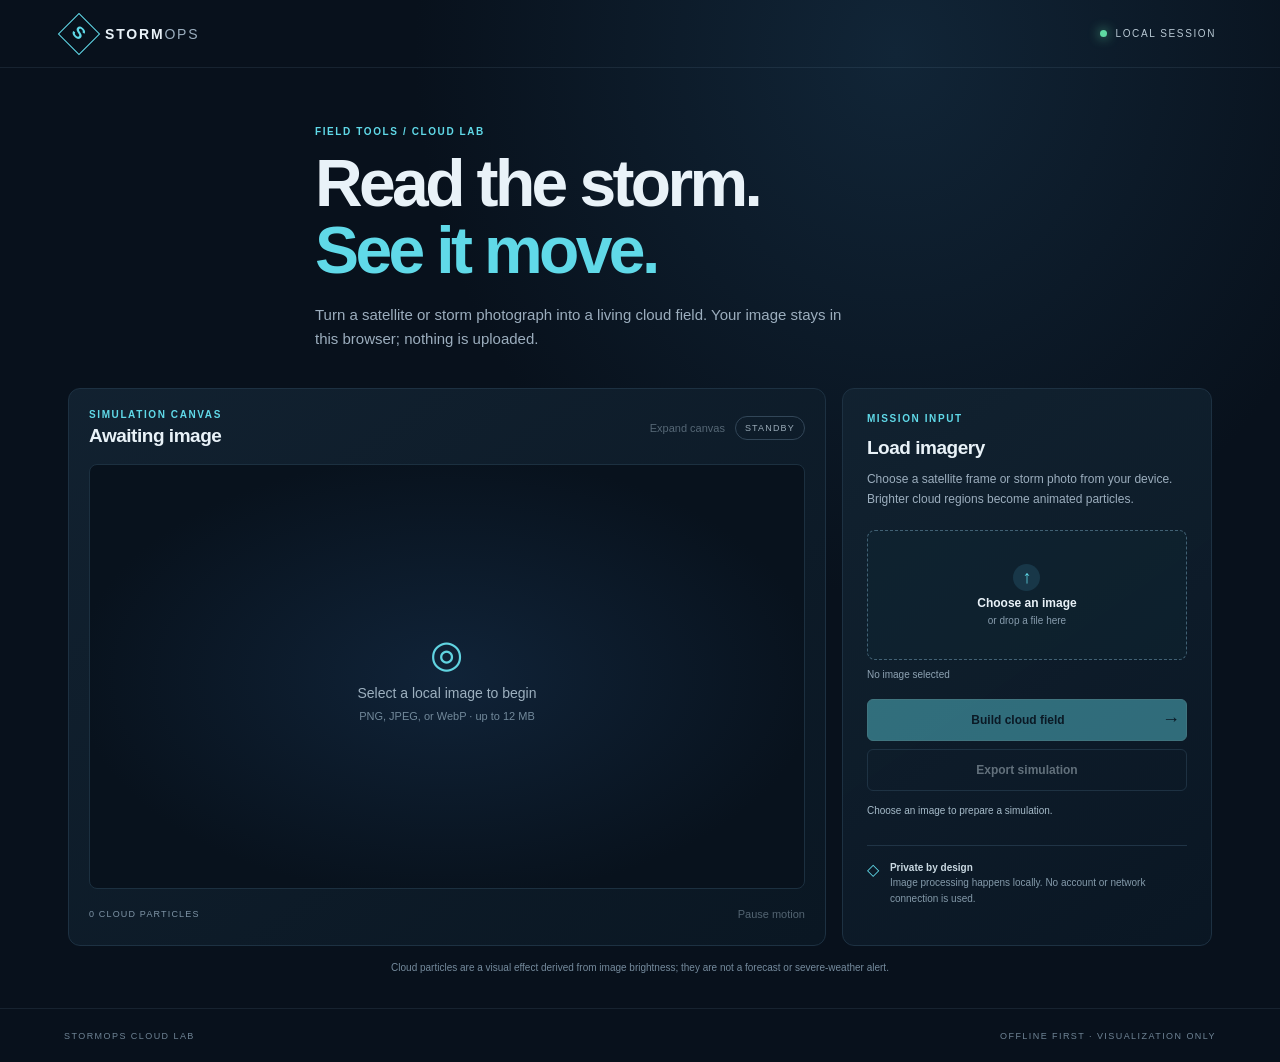
<file: frontend/index.html>
<!doctype html>
<html lang="en">
<head>
  <meta charset="utf-8">
  <meta name="viewport" content="width=device-width, initial-scale=1">
  <meta name="theme-color" content="#08111c">
  <meta name="description" content="A local, offline-first storm cloud image simulator.">
  <title>StormOps — Cloud Lab</title>
  <link rel="stylesheet" href="css/style.css">
  <script src="js/app.js" defer></script>
</head>
<body>
  <header class="topbar">
    <a class="brand" href="#main" aria-label="StormOps Cloud Lab home"><span class="brand-mark" aria-hidden="true">S</span><span>STORM<span class="brand-light">OPS</span></span></a>
    <span class="local-badge"><span aria-hidden="true"></span> LOCAL SESSION</span>
  </header>
  <main id="main">
    <section class="intro" aria-labelledby="page-title">
      <p class="eyebrow">FIELD TOOLS / CLOUD LAB</p>
      <h1 id="page-title">Read the storm.<br><span>See it move.</span></h1>
      <p class="lede">Turn a satellite or storm photograph into a living cloud field. Your image stays in this browser; nothing is uploaded.</p>
    </section>
    <section class="workspace" aria-label="Cloud simulator">
      <div class="preview-panel">
        <div class="panel-heading"><div><p class="eyebrow">SIMULATION CANVAS</p><h2 id="preview-title">Awaiting image</h2></div><div class="heading-actions"><button id="expand-button" class="quiet-button" type="button" disabled>Expand canvas</button><span id="canvas-state" class="state-pill">STANDBY</span></div></div>
        <div class="canvas-wrap" id="canvas-wrap">
          <canvas id="cloud-canvas" aria-label="Animated cloud simulation preview"></canvas>
          <div id="empty-state" class="empty-state"><div class="scan-icon" aria-hidden="true">◎</div><p>Select a local image to begin</p><span>PNG, JPEG, or WebP · up to 12 MB</span></div>
        </div>
        <div class="canvas-footer"><span id="particle-count">0 CLOUD PARTICLES</span><button id="pause-button" class="quiet-button" type="button" disabled>Pause motion</button></div>
      </div>
      <aside class="control-panel" aria-labelledby="controls-title">
        <p class="eyebrow">MISSION INPUT</p><h2 id="controls-title">Load imagery</h2>
        <p class="control-copy">Choose a satellite frame or storm photo from your device. Brighter cloud regions become animated particles.</p>
        <label class="dropzone" id="dropzone" for="image-file">
          <span class="upload-icon" aria-hidden="true">↑</span><span class="drop-title">Choose an image</span><span class="drop-hint">or drop a file here</span>
          <input id="image-file" type="file" accept="image/png,image/jpeg,image/webp">
        </label>
        <p id="file-name" class="file-name" aria-live="polite">No image selected</p>
        <button id="simulate-button" class="primary-button" type="button" disabled>Build cloud field <span aria-hidden="true">→</span></button>
        <button id="save-button" class="secondary-button" type="button" disabled>Export simulation</button>
        <p id="status" class="status" role="status" aria-live="polite">Choose an image to prepare a simulation.</p>
        <div class="privacy-note"><span aria-hidden="true">◇</span><p><strong>Private by design</strong><br>Image processing happens locally. No account or network connection is used.</p></div>
      </aside>
    </section>
    <p class="disclaimer">Cloud particles are a visual effect derived from image brightness; they are not a forecast or severe-weather alert.</p>
  </main>
  <footer><span>STORMOPS CLOUD LAB</span><span>OFFLINE FIRST · VISUALIZATION ONLY</span></footer>
</body>
</html>
</file>
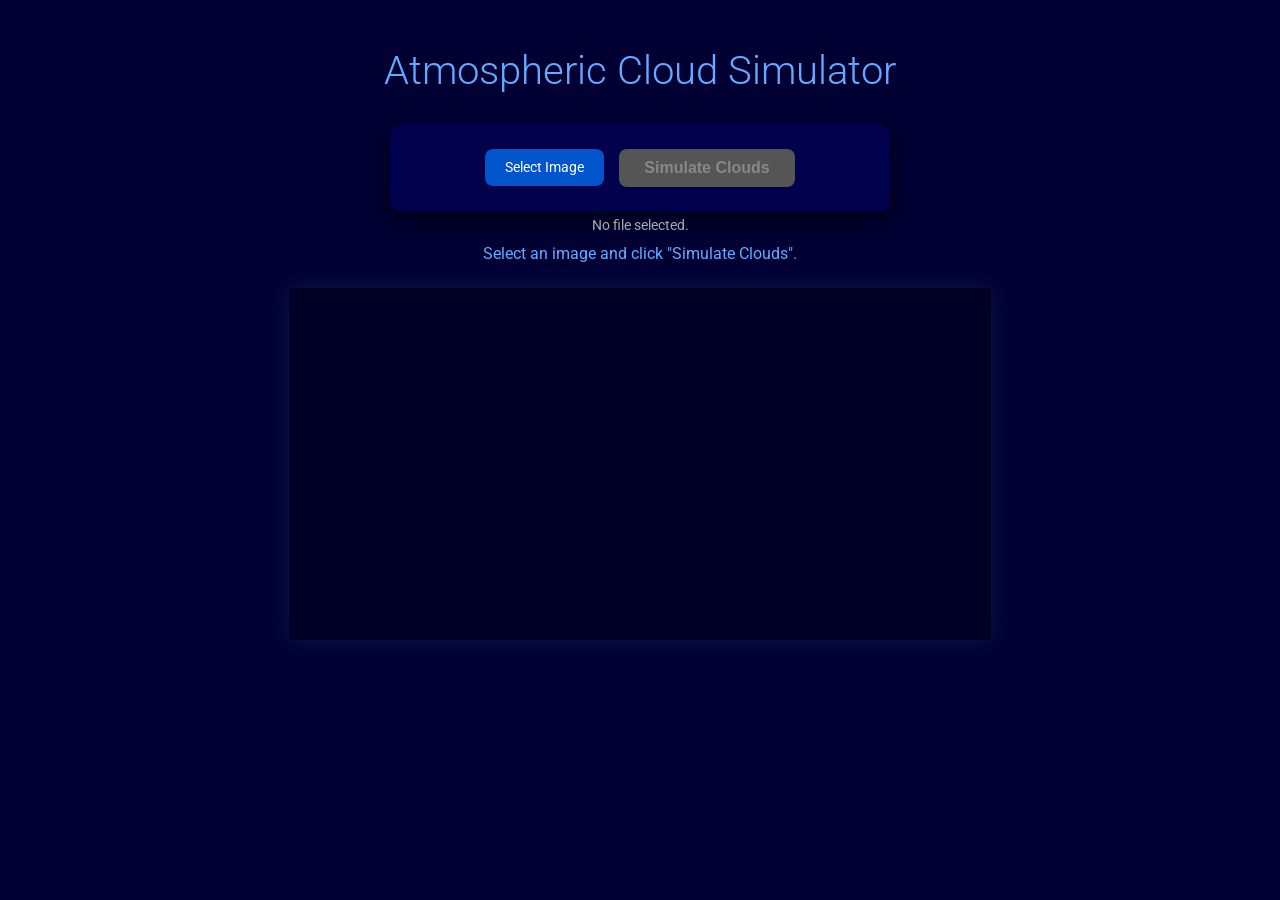
<file: frontend/tests/cloud_sim.html>
<!DOCTYPE html>
<html lang="en">
<head>
    <meta charset="UTF-8">
    <meta name="viewport" content="width=device-width, initial-scale=1.0">
    <title>Atmospheric Cloud Simulator</title>
    <style>
        @import url('https://fonts.googleapis.com/css2?family=Roboto:wght@300;400;700&display=swap');

        body {
            font-family: 'Roboto', sans-serif;
            display: flex;
            flex-direction: column;
            align-items: center;
            margin: 0;
            padding: 20px;
            background-color: #000033; /* Navy Blue background for page */
            color: #e0e0e0;
            min-height: 100vh;
            box-sizing: border-box;
            transition: padding 0.3s ease;
        }

        body.fullscreen-active {
            padding: 0;
            overflow: hidden;
        }

        header, #controls-container {
            width: 100%;
            max-width: 700px;
            text-align: center;
            margin-bottom: 20px;
            transition: opacity 0.3s ease, transform 0.3s ease, visibility 0.3s ease;
            visibility: visible;
            opacity: 1;
            transform: translateY(0);
        }

        body.fullscreen-active header,
        body.fullscreen-active #controls-container {
            opacity: 0;
            transform: translateY(-20px);
            visibility: hidden;
            pointer-events: none;
        }

        header h1 {
            font-weight: 300;
            font-size: 2.5em;
            color: #66aaff; /* Lighter blue for title */
            margin-bottom: 10px;
        }

        #controls {
            background-color: #00004d; /* Darker Navy for controls */
            padding: 25px 30px;
            border-radius: 12px;
            box-shadow: 0 8px 25px rgba(0, 0, 0, 0.5);
            display: flex;
            flex-direction: column;
            align-items: center;
            gap: 15px;
            width: 100%;
            max-width: 500px;
            box-sizing: border-box;
            margin: 0 auto;
        }

        .file-input-wrapper {
            position: relative; /* Establishes stacking context */
            overflow: hidden;
            display: inline-block;
            padding: 10px 20px;
            font-size: 0.9em;
            background-color: #0055cc;
            color: white;
            border-radius: 8px;
            cursor: pointer;
            transition: background-color 0.3s ease;
            font-weight: 400;
            width: auto;
            text-align: center;
            z-index: 1; /* Explicitly set stacking order */
        }
        .file-input-wrapper:hover {
            background-color: #0044aa;
        }
        .file-input-wrapper input[type="file"] {
            position: absolute;
            left: 0;
            top: 0;
            opacity: 0;
            font-size: 100px;
            cursor: pointer;
            width: 100%;
            height: 100%;
        }


        #fileName {
            font-size: 0.9em;
            color: #aaa;
            margin-top: 5px;
            display: block;
            text-align: center;
            min-height: 1.2em;
        }

        .button-group {
            display: flex;
            gap: 10px;
            position: relative; /* Important for z-index to take effect */
            z-index: 2;         /* Higher z-index to be on top */
        }

        #processButton, #saveSimButton {
            padding: 10px 25px;
            font-size: 1em;
            font-weight: 700;
            color: white;
            border: none;
            border-radius: 8px;
            cursor: pointer;
            transition: background-color 0.3s ease, transform 0.1s ease;
        }
        #processButton { background-color: #28a745; }
        #processButton:hover { background-color: #1e7e34; }
        #saveSimButton { background-color: #ff8c00; display: none; /* Hidden initially */ }
        #saveSimButton:hover { background-color: #cc7000; }

        #processButton:active, #saveSimButton:active { transform: scale(0.98); }
        #processButton:disabled, #saveSimButton:disabled { background-color: #555; color: #888; cursor: not-allowed; }


        #particleCanvas {
            border: 1px solid #00001a; /* Very dark navy border */
            background-color: #000026; /* Navy Blue for Canvas */
            margin-top: 0;
            box-shadow: 0 0 20px rgba(102,170,255,0.15);
            display: block;
            transition: width 0.3s ease, height 0.3s ease;
        }

        body.fullscreen-active #particleCanvas {
            position: fixed; top: 0; left: 0;
            width: 100vw !important; height: 100vh !important;
            border: none; box-shadow: none; z-index: 1000; margin-top:0;
        }

        #statusMessage {
            color: #66aaff; font-size: 1em; min-height: 1.5em;
            text-align: center; margin-top: 10px; position: relative;
        }
        body.fullscreen-active #statusMessage {
            position: fixed; bottom: 20px; left: 50%;
            transform: translateX(-50%); background-color: rgba(0,0,26,0.7); /* Navy transparent */
            padding: 5px 10px; border-radius: 5px; z-index: 1001;
        }

        #backButton {
            position: fixed;
            top: 20px;
            left: 20px;
            background-color: rgba(0, 85, 204, 0.7);
            color: white;
            border: none;
            border-radius: 50%;
            width: 40px;
            height: 40px;
            font-size: 20px;
            line-height: 40px; /* Vertically center arrow */
            text-align: center; /* Horizontally center arrow */
            cursor: pointer;
            z-index: 1002;
            display: none;
            /* display: flex; align-items: center; justify-content: center; */ /* Alternative centering if needed */
            box-shadow: 0 2px 5px rgba(0,0,0,0.3);
        }
        #backButton:hover {
            background-color: rgba(0, 68, 170, 0.9);
        }

         @media (min-width: 600px) {
            #controls { flex-direction: row; justify-content: center; }
        }
    </style>
</head>
<body>
    <header>
        <h1>Atmospheric Cloud Simulator</h1>
    </header>

    <div id="controls-container">
        <div id="controls">
            <label class="file-input-wrapper">
                Select Image
                <input type="file" id="imageFile" accept="image/*">
            </label>
            <div class="button-group">
                <button id="processButton" disabled>Simulate Clouds</button>
                <button id="saveSimButton" disabled>Save Simulation</button>
            </div>
        </div>
        <span id="fileName">No file selected.</span>
        <div id="statusMessage"></div>
    </div>
    <button id="backButton" title="Exit Fullscreen (Esc)">&larr;</button>
    <canvas id="particleCanvas"></canvas>

    <script>
        // Get references to DOM elements
        const imageFileInput = document.getElementById('imageFile');
        const processButton = document.getElementById('processButton');
        const saveSimButton = document.getElementById('saveSimButton');
        const particleCanvas = document.getElementById('particleCanvas');
        const statusMessage = document.getElementById('statusMessage');
        const fileNameDisplay = document.getElementById('fileName');
        const controlsContainer = document.getElementById('controls-container'); // Used for hiding controls in fullscreen
        const headerElement = document.querySelector('header'); // Used for hiding header in fullscreen
        const bodyElement = document.body;
        const backButton = document.getElementById('backButton');
        const ctx = particleCanvas.getContext('2d');

        // Global variables for simulation state
        let particles = []; // Array to hold active particles
        let particleInitialData = []; // Array to hold initial data for saving/recreating simulation
        let sourceImage = null; // Holds the loaded image object
        let sourceImageName = 'simulation'; // Default name for saved simulation
        let animationFrameId = null; // ID for the animation loop
        let isFullscreen = false; // Flag for fullscreen mode
        let originalCanvasWidth, originalCanvasHeight; // Store original canvas dimensions

        // Particle color definitions
        const PARTICLE_COLORS = {
            CLOUD: '255, 255, 255', // White for general clouds
            OVERSHOOT: '255, 165, 0' // Orange for brighter/overshooting tops
        };

        // Particle class definition
        class Particle {
            constructor(params) { // Constructor takes a parameter object
                this.initialX = params.x; // Initial X position (from image)
                this.initialY = params.y; // Initial Y position (from image)
                this.x = params.x + (Math.random() - 0.5) * 5; // Current X, slight random offset
                this.y = params.y + (Math.random() - 0.5) * 5; // Current Y, slight random offset
                this.size = params.size || (Math.random() * 2.5 + 1.5); // Particle size, with default randomization

                // Opacity target based on image brightness, clamped between 0.05 and 0.7
                this.targetOpacity = Math.min(0.7, Math.max(0.05, params.baseOpacityTarget));
                this.opacity = 0; // Start fully transparent for fade-in

                // Velocity components, with default randomization
                this.vx = params.vx || (Math.random() - 0.5) * 0.18;
                this.vy = params.vy || (Math.random() - 0.5) * 0.09;

                // Lifespan of the particle, with default randomization
                this.initialLife = params.initialLife || (Math.random() * 600 + 500); // Frames
                this.life = this.initialLife;

                this.color = params.color || PARTICLE_COLORS.CLOUD; // Particle color, defaults to CLOUD

                // Parameters for opacity pulsing effect
                this.opacityPulseSpeed = Math.random() * 0.003 + 0.001;
                this.opacityPulseDirection = 1;
                this.fadeInCompleteness = 0; // Tracks progress of initial fade-in
                this.fadeInDuration = 60; // Duration of fade-in in frames
            }

            update() {
                // Move particle
                this.x += this.vx;
                this.y += this.vy;
                this.life--; // Decrease lifespan

                // Handle fade-in effect
                if (this.fadeInCompleteness < 1) {
                    this.fadeInCompleteness += 1 / this.fadeInDuration;
                    this.opacity = this.targetOpacity * Math.min(1, this.fadeInCompleteness);
                } else {
                    // Handle fade-out at end of life or opacity pulsing
                    if (this.life < this.initialLife * 0.2) { // Start fading out when 20% life remains
                        this.opacity = this.targetOpacity * (this.life / (this.initialLife * 0.2));
                    } else { // Pulsing opacity
                        this.opacity += this.opacityPulseSpeed * this.opacityPulseDirection;
                        if (this.opacity > this.targetOpacity || this.opacity < this.targetOpacity * 0.4) {
                            this.opacityPulseDirection *= -1; // Reverse pulse direction
                        }
                    }
                }
                // Clamp opacity to valid range
                this.opacity = Math.max(0, Math.min(this.targetOpacity, this.opacity));

                // Wrap particles around canvas edges
                if (particleCanvas.width > 0) { // Check to prevent errors if canvas has no width
                    if (this.x > particleCanvas.width + this.size) this.x = -this.size;
                    if (this.x < -this.size) this.x = particleCanvas.width + this.size;
                    if (this.y > particleCanvas.height + this.size) this.y = -this.size;
                    if (this.y < -this.size) this.y = particleCanvas.height + this.size;
                }
            }

            draw() {
                // Don't draw if invisible or dead
                if (this.opacity <= 0.001 || this.life <= 0) return;

                ctx.beginPath();
                // Create a radial gradient for a soft particle effect
                const gradient = ctx.createRadialGradient(this.x, this.y, 0, this.x, this.y, this.size);
                gradient.addColorStop(0, `rgba(${this.color}, ${this.opacity * 0.9})`); // Center is more opaque
                gradient.addColorStop(0.4, `rgba(${this.color}, ${this.opacity * 0.6})`);
                gradient.addColorStop(1, `rgba(${this.color}, 0)`); // Edge is transparent
                ctx.fillStyle = gradient;
                ctx.arc(this.x, this.y, this.size, 0, Math.PI * 2); // Draw particle as a circle
                ctx.fill();
            }
        }

        // Function to handle entering fullscreen simulation mode
        function enterFullscreenMode() {
            if (isFullscreen) return;
            isFullscreen = true;
            bodyElement.classList.add('fullscreen-active'); // Add class to body for CSS changes
            backButton.style.display = 'flex'; // Show back button (use flex for potential centering)
            saveSimButton.style.display = 'inline-block'; // Show save button
            saveSimButton.disabled = particleInitialData.length === 0; // Enable if data exists

            // Store original canvas size and set to fullscreen
            originalCanvasWidth = particleCanvas.width;
            originalCanvasHeight = particleCanvas.height;
            particleCanvas.width = window.innerWidth;
            particleCanvas.height = window.innerHeight;
            statusMessage.textContent = "Simulating... Press 'Esc' or Back Button to exit.";
        }

        // Function to handle exiting fullscreen simulation mode
        function exitFullscreenMode() {
            if (!isFullscreen) return;
            isFullscreen = false;
            bodyElement.classList.remove('fullscreen-active'); // Remove fullscreen class
            backButton.style.display = 'none'; // Hide back button
            saveSimButton.style.display = 'none'; // Hide save button

            // Stop animation and clear particles
            if (animationFrameId) {
                cancelAnimationFrame(animationFrameId);
                animationFrameId = null;
            }
            particles = [];
            particleInitialData = [];
            if (particleCanvas.width > 0 && particleCanvas.height > 0) { // Check before clearing
                 ctx.clearRect(0,0, particleCanvas.width, particleCanvas.height);
            }

            // Restore original canvas size or default if not set
            particleCanvas.width = originalCanvasWidth || defaultCanvasWidth;
            particleCanvas.height = originalCanvasHeight || defaultCanvasHeight;

            // Update UI elements
            processButton.disabled = imageFileInput.files.length === 0;
            statusMessage.textContent = 'Exited fullscreen. Select an image to simulate.';
            fileNameDisplay.textContent = imageFileInput.files.length > 0 ? imageFileInput.files[0].name : 'No file selected.';
        }


        // Function to analyze the image and create particles
        function analyzeImage(img) {
            statusMessage.textContent = isFullscreen ? "Analyzing... 'Esc' or Back to exit." : 'Simulating...';
            processButton.disabled = true; // Disable button during processing
            particles = []; // Clear existing particles
            particleInitialData = []; // Clear initial data

            // Use an offscreen canvas for image processing to avoid drawing to the main canvas
            const offscreenCanvas = document.createElement('canvas');
            const offscreenCtx = offscreenCanvas.getContext('2d', { willReadFrequently: true }); // Important for getImageData performance

            const canvasWidth = particleCanvas.width;
            const canvasHeight = particleCanvas.height;
            offscreenCanvas.width = canvasWidth;
            offscreenCanvas.height = canvasHeight;

            // Calculate dimensions to draw image while maintaining aspect ratio
            const imgAspectRatio = img.width / img.height;
            const canvasAspectRatio = canvasWidth / canvasHeight;
            let drawWidth, drawHeight, offsetX, offsetY;

            if (imgAspectRatio > canvasAspectRatio) { // Image is wider than canvas
                drawWidth = canvasWidth;
                drawHeight = drawWidth / imgAspectRatio;
                offsetX = 0;
                offsetY = (canvasHeight - drawHeight) / 2; // Center vertically
            } else { // Image is taller or same aspect ratio
                drawHeight = canvasHeight;
                drawWidth = drawHeight * imgAspectRatio;
                offsetY = 0;
                offsetX = (canvasWidth - drawWidth) / 2; // Center horizontally
            }

            offscreenCtx.fillStyle = 'rgba(0,0,0,0)'; // Ensure transparent background if image is smaller
            offscreenCtx.fillRect(0, 0, canvasWidth, canvasHeight);
            offscreenCtx.drawImage(img, offsetX, offsetY, drawWidth, drawHeight);

            try {
                const imageData = offscreenCtx.getImageData(0, 0, canvasWidth, canvasHeight);
                const data = imageData.data; // Pixel data array (R,G,B,A, R,G,B,A, ...)

                // Thresholds for identifying cloud-like pixels
                const OVERSHOOT_BRIGHTNESS_THRESHOLD = 245; // Very bright pixels
                const CLOUD_BRIGHTNESS_THRESHOLD = 175;    // Moderately bright pixels
                const samplingRate = isFullscreen ? 2 : 1; // Sample fewer pixels in fullscreen for performance

                // Iterate over image pixels
                for (let y = 0; y < canvasHeight; y += samplingRate) {
                    for (let x = 0; x < canvasWidth; x += samplingRate) {
                        const index = (y * canvasWidth + x) * 4; // Calculate index in pixel data array
                        const r = data[index];
                        const g = data[index + 1];
                        const b = data[index + 2];
                        const a = data[index + 3]; // Alpha value

                        if (a < 20) continue; // Skip nearly transparent pixels

                        const brightness = (r + g + b) / 3; // Average brightness
                        let particleColor = null;
                        let isCloud = false;

                        // Determine particle type based on brightness and color
                        if (r > OVERSHOOT_BRIGHTNESS_THRESHOLD && g > OVERSHOOT_BRIGHTNESS_THRESHOLD && b > OVERSHOOT_BRIGHTNESS_THRESHOLD && brightness > OVERSHOOT_BRIGHTNESS_THRESHOLD -5) {
                            particleColor = PARTICLE_COLORS.OVERSHOOT;
                            isCloud = true;
                        } else if (brightness > CLOUD_BRIGHTNESS_THRESHOLD && a > 70) { // Alpha check for semi-transparent clouds
                            particleColor = PARTICLE_COLORS.CLOUD;
                            isCloud = true;
                        }

                        if (isCloud) {
                            // Normalize brightness for particle density and opacity
                            const normalizedBrightness = (brightness - CLOUD_BRIGHTNESS_THRESHOLD) / (255 - CLOUD_BRIGHTNESS_THRESHOLD);
                            const numParticlesToSpawn = 1 + Math.floor(normalizedBrightness * 1.2); // Spawn more particles for brighter areas

                            for (let i = 0; i < numParticlesToSpawn; i++) {
                                const currentParticle = new Particle({
                                    x: x,
                                    y: y,
                                    baseOpacityTarget: normalizedBrightness * 0.35 + 0.05, // Opacity based on brightness
                                    color: particleColor
                                });
                                particles.push(currentParticle);
                                // Store initial data for saving the simulation
                                particleInitialData.push({
                                    x: currentParticle.initialX,
                                    y: currentParticle.initialY,
                                    baseOpacityTarget: currentParticle.targetOpacity,
                                    color: currentParticle.color,
                                    vx: currentParticle.vx,
                                    vy: currentParticle.vy,
                                    size: currentParticle.size,
                                    initialLife: currentParticle.initialLife,
                                });
                            }
                        }
                    }
                }
                statusMessage.textContent = isFullscreen ? `Sim complete: ${particles.length} particles. 'Esc' or Back to exit.` : `Sim complete: ${particles.length} particles.`;
                if (particles.length === 0 && (canvasWidth > 0 && canvasHeight > 0)) {
                     statusMessage.textContent += " No distinct cloud-like areas found.";
                }
                saveSimButton.disabled = particleInitialData.length === 0; // Enable save if particles were created

            } catch (e) {
                console.error("Error processing image data:", e);
                statusMessage.textContent = "Error: Could not process image data.";
                 saveSimButton.disabled = true;
            } finally {
                if (!isFullscreen) processButton.disabled = false; // Re-enable button if not in fullscreen
            }
        }

        // Main animation loop
        function animate() {
            ctx.clearRect(0, 0, particleCanvas.width, particleCanvas.height); // Clear canvas
            particles = particles.filter(p => p.life > 0); // Remove dead particles

            // Update and draw each particle
            particles.forEach(particle => {
                particle.update();
                particle.draw();
            });
            animationFrameId = requestAnimationFrame(animate); // Request next frame
        }

        // Function to generate HTML content for a standalone simulation file
        function generateSimulationHTML(pData, canvasW, canvasH, simTitle) {
            const particleClassString = Particle.toString(); // Get the Particle class code as a string

            // Stringify particle data, ensuring only necessary properties are included
            const pDataString = JSON.stringify(pData.map(p => ({
                x: p.x,
                y: p.y,
                baseOpacityTarget: p.baseOpacityTarget,
                color: p.color,
                vx: p.vx,
                vy: p.vy,
                size: p.size,
                initialLife: p.initialLife
            })));

            // Return the HTML template string
            return `
<!DOCTYPE html>
<html lang="en">
<head>
    <meta charset="UTF-8">
    <title>${simTitle} - Cloud Simulation</title>
    <style>
        body { margin: 0; background-color: #000026; overflow: hidden; display: flex; justify-content: center; align-items: center; min-height: 100vh; }
        canvas { display: block; background-color: #000026; }
    </style>
</head>
<body>
    <canvas id="simCanvas"></canvas>
    <script>
        const PARTICLE_COLORS = { CLOUD: '255, 255, 255', OVERSHOOT: '255, 165, 0' };
        (${particleClassString})(); // Reconstruct the Particle class in the saved file

        const canvas = document.getElementById('simCanvas');
        const ctx = canvas.getContext('2d');
        canvas.width = ${canvasW};
        canvas.height = ${canvasH};

        let particles = [];
        const particleInitialData = ${pDataString}; // Embed particle data

        // Create particles from the embedded data
        particleInitialData.forEach(params => {
            particles.push(new Particle(params));
        });

        // Animation loop for the saved simulation
        function animateSim() {
            ctx.clearRect(0, 0, canvas.width, canvas.height);
            particles = particles.filter(p => p.life > 0);
            particles.forEach(p => { p.update(); p.draw(); });
            requestAnimationFrame(animateSim);
        }
        if (particles.length > 0) animateSim(); // Start animation if particles exist
    <\/script>
</body>
</html>`;
        }

        // Event listener for the "Save Simulation" button
        saveSimButton.addEventListener('click', () => {
            if (particleInitialData.length === 0) {
                alert("No simulation data to save.");
                return;
            }
            // Sanitize image name for use as file name
            const simTitle = sourceImageName.replace(/[^a-z0-9]/gi, '_').toLowerCase() || 'cloud_simulation';
            const htmlContent = generateSimulationHTML(particleInitialData, particleCanvas.width, particleCanvas.height, simTitle);

            // Create a Blob and trigger download
            const blob = new Blob([htmlContent], { type: 'text/html' });
            const link = document.createElement('a');
            link.href = URL.createObjectURL(blob);
            link.download = `${simTitle}.html`;
            document.body.appendChild(link);
            link.click();
            document.body.removeChild(link);
            URL.revokeObjectURL(link.href); // Clean up object URL
            statusMessage.textContent = "Simulation HTML generated for download.";
        });

        // Event listener for file input change
        imageFileInput.addEventListener('change', (event) => {
            const file = event.target.files[0];
            if (file) {
                sourceImageName = file.name; // Store file name
                fileNameDisplay.textContent = file.name;
                statusMessage.textContent = 'Image selected. Ready to simulate.';
                processButton.disabled = false; // Enable process button
                saveSimButton.style.display = 'none'; // Hide save button
                saveSimButton.disabled = true;
                if (isFullscreen) exitFullscreenMode(); // Exit fullscreen if active

                // Clear previous simulation
                if (animationFrameId) cancelAnimationFrame(animationFrameId);
                particles = []; particleInitialData = [];
                if (particleCanvas.width > 0 && particleCanvas.height > 0) {
                    ctx.clearRect(0, 0, particleCanvas.width, particleCanvas.height);
                }
            } else { // No file selected
                sourceImageName = 'simulation';
                fileNameDisplay.textContent = 'No file selected.';
                processButton.disabled = true;
                saveSimButton.style.display = 'none';
                statusMessage.textContent = '';
            }
        });

        // Event listener for the "Simulate Clouds" button
        processButton.addEventListener('click', () => {
            const file = imageFileInput.files[0];
            if (!file) { statusMessage.textContent = "Please select an image file first."; return; }
            statusMessage.textContent = "Preparing image...";
            processButton.disabled = true;

            sourceImage = new Image();
            sourceImage.onload = () => { // Image loaded successfully
                if (animationFrameId) cancelAnimationFrame(animationFrameId); // Stop previous animation
                enterFullscreenMode(); // Go to fullscreen
                analyzeImage(sourceImage); // Process the image
                if (particles.length > 0) {
                    animate(); // Start animation if particles were created
                } else if (isFullscreen) { // No particles, still in fullscreen
                     statusMessage.textContent = "No cloud-like areas found. 'Esc' or Back to exit.";
                } else { // No particles, not in fullscreen
                     processButton.disabled = false;
                }
                // Update save button state
                saveSimButton.style.display = particleInitialData.length > 0 ? 'inline-block' : 'none';
                saveSimButton.disabled = particleInitialData.length === 0;
            };
            sourceImage.onerror = () => { // Error loading image
                console.error("Error processing selected file as image.");
                statusMessage.textContent = "Error: Could not load selected file as image.";
                processButton.disabled = false;
                saveSimButton.style.display = 'none';
                if (isFullscreen) exitFullscreenMode();
            };
            // Read the file as a Data URL
            const reader = new FileReader();
            reader.onload = (e) => { sourceImage.src = e.target.result; }
            reader.readAsDataURL(file);
        });

        // Event listeners for exiting fullscreen
        backButton.addEventListener('click', exitFullscreenMode);
        window.addEventListener('keydown', (e) => { if (e.key === 'Escape' && isFullscreen) exitFullscreenMode(); });

        // Event listener for window resize (handles fullscreen canvas resize)
        window.addEventListener('resize', () => {
            if (isFullscreen) {
                const oldWidth = particleCanvas.width;
                const oldHeight = particleCanvas.height;
                particleCanvas.width = window.innerWidth;
                particleCanvas.height = window.innerHeight;

                // Scale particle positions if canvas was already drawn
                if (oldWidth > 0 && oldHeight > 0) { // Prevent division by zero
                    const scaleX = particleCanvas.width / oldWidth;
                    const scaleY = particleCanvas.height / oldHeight;
                    particles.forEach(p => {
                        p.x *= scaleX;
                        p.y *= scaleY;
                    });
                    // Also scale initial data for consistency if re-saved
                    particleInitialData.forEach(p => {
                        p.x *= scaleX;
                        p.y *= scaleY;
                    });
                }
                statusMessage.textContent = "Resized. 'Esc' or Back to exit.";
            }
        });

        // Set initial canvas size
        const defaultCanvasWidth = Math.min(window.innerWidth * 0.9, 700);
        const defaultCanvasHeight = Math.min(window.innerHeight * 0.4, 350);
        particleCanvas.width = defaultCanvasWidth;
        particleCanvas.height = defaultCanvasHeight;
        originalCanvasWidth = defaultCanvasWidth; // Store these as the non-fullscreen defaults
        originalCanvasHeight = defaultCanvasHeight;
        statusMessage.textContent = 'Select an image and click "Simulate Clouds".';

    </script>
</body>
</html>
</file>
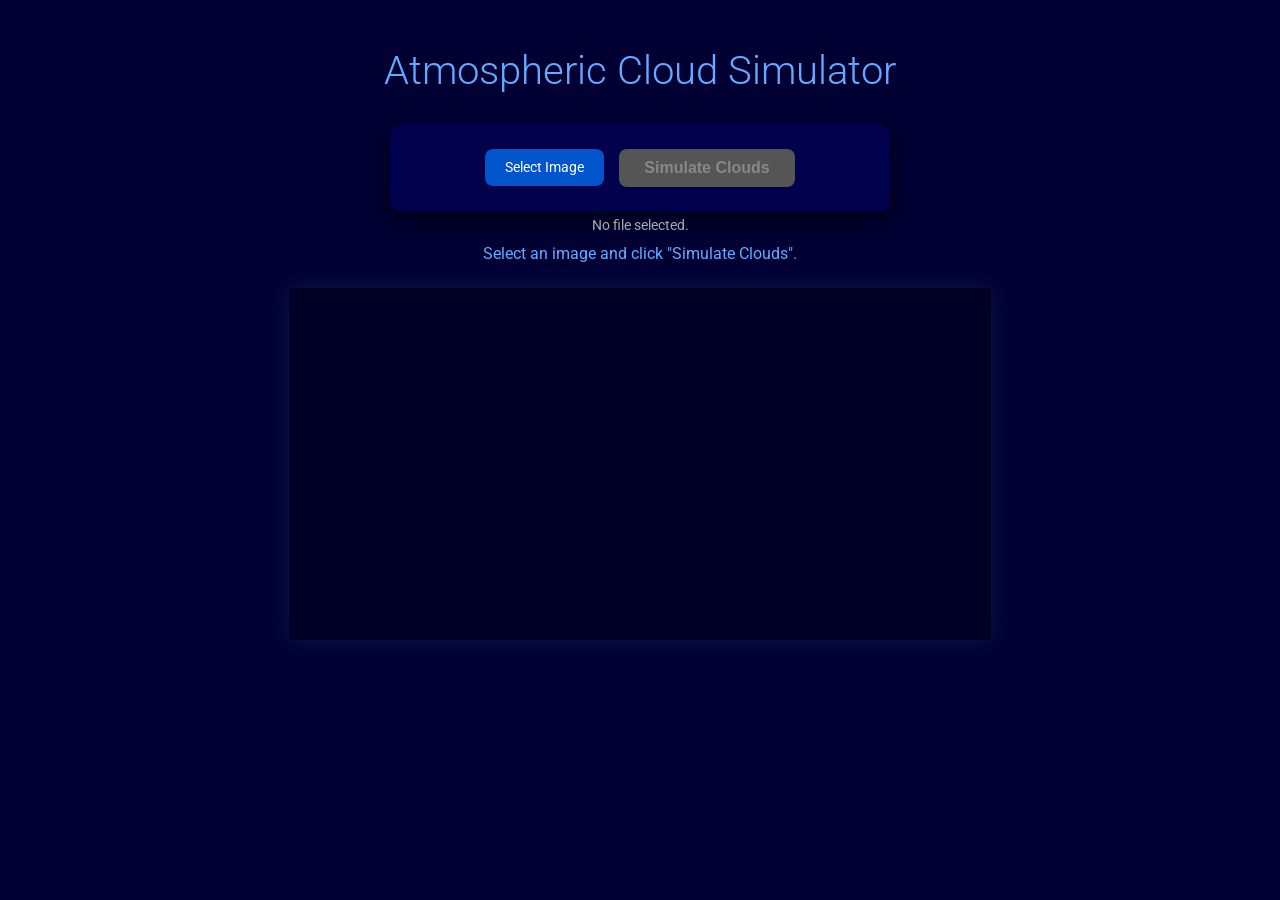
<file: frontend/tests/cloud_simulator.html>
<!DOCTYPE html>
<html lang="en">
<head>
    <meta charset="UTF-8">
    <meta name="viewport" content="width=device-width, initial-scale=1.0">
    <title>Atmospheric Cloud Simulator</title>
    <style>
        @import url('https://fonts.googleapis.com/css2?family=Roboto:wght@300;400;700&display=swap');

        body {
            font-family: 'Roboto', sans-serif;
            display: flex;
            flex-direction: column;
            align-items: center;
            margin: 0;
            padding: 20px;
            background-color: #000033; /* Navy Blue background for page */
            color: #e0e0e0;
            min-height: 100vh;
            box-sizing: border-box;
            transition: padding 0.3s ease;
        }

        body.fullscreen-active {
            padding: 0;
            overflow: hidden;
        }

        header, #controls-container {
            width: 100%;
            max-width: 700px;
            text-align: center;
            margin-bottom: 20px;
            transition: opacity 0.3s ease, transform 0.3s ease, visibility 0.3s ease;
            visibility: visible;
            opacity: 1;
            transform: translateY(0);
        }

        body.fullscreen-active header,
        body.fullscreen-active #controls-container {
            opacity: 0;
            transform: translateY(-20px);
            visibility: hidden;
            pointer-events: none;
        }

        header h1 {
            font-weight: 300;
            font-size: 2.5em;
            color: #66aaff; /* Lighter blue for title */
            margin-bottom: 10px;
        }

        #controls {
            background-color: #00004d; /* Darker Navy for controls */
            padding: 25px 30px;
            border-radius: 12px;
            box-shadow: 0 8px 25px rgba(0, 0, 0, 0.5);
            display: flex;
            flex-direction: column;
            align-items: center;
            gap: 15px;
            width: 100%;
            max-width: 500px;
            box-sizing: border-box;
            margin: 0 auto;
        }

        .file-input-wrapper {
            position: relative; /* Establishes stacking context */
            overflow: hidden;
            display: inline-block;
            padding: 10px 20px;
            font-size: 0.9em;
            background-color: #0055cc;
            color: white;
            border-radius: 8px;
            cursor: pointer;
            transition: background-color 0.3s ease;
            font-weight: 400;
            width: auto;
            text-align: center;
            z-index: 1; /* Explicitly set stacking order */
        }
        .file-input-wrapper:hover {
            background-color: #0044aa;
        }
        .file-input-wrapper input[type="file"] {
            position: absolute;
            left: 0;
            top: 0;
            opacity: 0;
            font-size: 100px;
            cursor: pointer;
            width: 100%;
            height: 100%;
        }


        #fileName {
            font-size: 0.9em;
            color: #aaa;
            margin-top: 5px;
            display: block;
            text-align: center;
            min-height: 1.2em;
        }

        .button-group {
            display: flex;
            gap: 10px;
            position: relative; /* Important for z-index to take effect */
            z-index: 2;         /* Higher z-index to be on top */
        }

        #processButton, #saveSimButton {
            padding: 10px 25px;
            font-size: 1em;
            font-weight: 700;
            color: white;
            border: none;
            border-radius: 8px;
            cursor: pointer;
            transition: background-color 0.3s ease, transform 0.1s ease;
        }
        #processButton { background-color: #28a745; }
        #processButton:hover { background-color: #1e7e34; }
        #saveSimButton { background-color: #ff8c00; display: none; /* Hidden initially */ }
        #saveSimButton:hover { background-color: #cc7000; }

        #processButton:active, #saveSimButton:active { transform: scale(0.98); }
        #processButton:disabled, #saveSimButton:disabled { background-color: #555; color: #888; cursor: not-allowed; }


        #particleCanvas {
            border: 1px solid #00001a; /* Very dark navy border */
            background-color: #000026; /* Navy Blue for Canvas */
            margin-top: 0;
            box-shadow: 0 0 20px rgba(102,170,255,0.15);
            display: block;
            transition: width 0.3s ease, height 0.3s ease;
        }

        body.fullscreen-active #particleCanvas {
            position: fixed; top: 0; left: 0;
            width: 100vw !important; height: 100vh !important;
            border: none; box-shadow: none; z-index: 1000; margin-top:0;
        }

        #statusMessage {
            color: #66aaff; font-size: 1em; min-height: 1.5em;
            text-align: center; margin-top: 10px; position: relative;
        }
        body.fullscreen-active #statusMessage {
            position: fixed; bottom: 20px; left: 50%;
            transform: translateX(-50%); background-color: rgba(0,0,26,0.7); /* Navy transparent */
            padding: 5px 10px; border-radius: 5px; z-index: 1001;
        }

        #backButton {
            position: fixed;
            top: 20px;
            left: 20px;
            background-color: rgba(0, 85, 204, 0.7);
            color: white;
            border: none;
            border-radius: 50%;
            width: 40px;
            height: 40px;
            font-size: 20px;
            line-height: 40px; /* Vertically center arrow */
            text-align: center; /* Horizontally center arrow */
            cursor: pointer;
            z-index: 1002;
            display: none;
            /* display: flex; align-items: center; justify-content: center; */ /* Alternative centering if needed */
            box-shadow: 0 2px 5px rgba(0,0,0,0.3);
        }
        #backButton:hover {
            background-color: rgba(0, 68, 170, 0.9);
        }

         @media (min-width: 600px) {
            #controls { flex-direction: row; justify-content: center; }
        }
    </style>
</head>
<body>
    <header>
        <h1>Atmospheric Cloud Simulator</h1>
    </header>

    <div id="controls-container">
        <div id="controls">
            <label class="file-input-wrapper">
                Select Image
                <input type="file" id="imageFile" accept="image/*">
            </label>
            <div class="button-group">
                <button id="processButton" disabled>Simulate Clouds</button>
                <button id="saveSimButton" disabled>Save Simulation</button>
            </div>
        </div>
        <span id="fileName">No file selected.</span>
        <div id="statusMessage"></div>
    </div>
    <button id="backButton" title="Exit Fullscreen (Esc)">&larr;</button> <canvas id="particleCanvas"></canvas>

    <script>
        // ALL JAVASCRIPT CODE FROM THE PREVIOUS CORRECT RESPONSE GOES HERE
        // No changes to JavaScript are needed for this specific button overlap issue.
        // The provided JavaScript from the prior step should be complete.
        const imageFileInput = document.getElementById('imageFile');
        const processButton = document.getElementById('processButton');
        const saveSimButton = document.getElementById('saveSimButton');
        const particleCanvas = document.getElementById('particleCanvas');
        const statusMessage = document.getElementById('statusMessage');
        const fileNameDisplay = document.getElementById('fileName');
        const controlsContainer = document.getElementById('controls-container');
        const headerElement = document.querySelector('header');
        const bodyElement = document.body;
        const backButton = document.getElementById('backButton');
        const ctx = particleCanvas.getContext('2d');

        let particles = [];
        let particleInitialData = []; // For saving simulation
        let sourceImage = null;
        let sourceImageName = 'simulation';
        let animationFrameId = null;
        let isFullscreen = false;
        let originalCanvasWidth, originalCanvasHeight;

        const PARTICLE_COLORS = {
            CLOUD: '255, 255, 255', // White
            OVERSHOOT: '255, 165, 0' // Orange
        };

        class Particle {
            constructor(params) { // Takes a parameter object
                this.initialX = params.x;
                this.initialY = params.y;
                this.x = params.x + (Math.random() - 0.5) * 5;
                this.y = params.y + (Math.random() - 0.5) * 5;
                this.size = params.size || (Math.random() * 2.5 + 1.5);

                this.targetOpacity = Math.min(0.7, Math.max(0.05, params.baseOpacityTarget));
                this.opacity = 0;

                this.vx = params.vx || (Math.random() - 0.5) * 0.18;
                this.vy = params.vy || (Math.random() - 0.5) * 0.09;

                this.initialLife = params.initialLife || (Math.random() * 600 + 500);
                this.life = this.initialLife;

                this.color = params.color || PARTICLE_COLORS.CLOUD;

                this.opacityPulseSpeed = Math.random() * 0.003 + 0.001;
                this.opacityPulseDirection = 1;
                this.fadeInCompleteness = 0;
                this.fadeInDuration = 60;
            }

            update() {
                this.x += this.vx;
                this.y += this.vy;
                this.life--;

                if (this.fadeInCompleteness < 1) {
                    this.fadeInCompleteness += 1 / this.fadeInDuration;
                    this.opacity = this.targetOpacity * Math.min(1, this.fadeInCompleteness);
                } else {
                    if (this.life < this.initialLife * 0.2) {
                        this.opacity = this.targetOpacity * (this.life / (this.initialLife * 0.2));
                    } else {
                        this.opacity += this.opacityPulseSpeed * this.opacityPulseDirection;
                        if (this.opacity > this.targetOpacity || this.opacity < this.targetOpacity * 0.4) {
                            this.opacityPulseDirection *= -1;
                        }
                    }
                }
                this.opacity = Math.max(0, Math.min(this.targetOpacity, this.opacity));


                if (particleCanvas.width > 0) {
                    if (this.x > particleCanvas.width + this.size) this.x = -this.size;
                    if (this.x < -this.size) this.x = particleCanvas.width + this.size;
                    if (this.y > particleCanvas.height + this.size) this.y = -this.size;
                    if (this.y < -this.size) this.y = particleCanvas.height + this.size;
                }
            }

            draw() {
                if (this.opacity <= 0.001 || this.life <= 0) return;
                ctx.beginPath();
                const gradient = ctx.createRadialGradient(this.x, this.y, 0, this.x, this.y, this.size);
                gradient.addColorStop(0, `rgba(${this.color}, ${this.opacity * 0.9})`);
                gradient.addColorStop(0.4, `rgba(${this.color}, ${this.opacity * 0.6})`);
                gradient.addColorStop(1, `rgba(${this.color}, 0)`);
                ctx.fillStyle = gradient;
                ctx.arc(this.x, this.y, this.size, 0, Math.PI * 2);
                ctx.fill();
            }
        }

        function enterFullscreenMode() {
            if (isFullscreen) return;
            isFullscreen = true;
            bodyElement.classList.add('fullscreen-active');
            backButton.style.display = 'flex'; // Changed to flex for centering
            saveSimButton.style.display = 'inline-block';
            saveSimButton.disabled = particleInitialData.length === 0;

            originalCanvasWidth = particleCanvas.width;
            originalCanvasHeight = particleCanvas.height;

            particleCanvas.width = window.innerWidth;
            particleCanvas.height = window.innerHeight;
            statusMessage.textContent = "Simulating... Press 'Esc' or Back Button to exit.";
        }

        function exitFullscreenMode() {
            if (!isFullscreen) return;
            isFullscreen = false;
            bodyElement.classList.remove('fullscreen-active');
            backButton.style.display = 'none';
            saveSimButton.style.display = 'none';

            if (animationFrameId) {
                cancelAnimationFrame(animationFrameId);
                animationFrameId = null;
            }
            particles = [];
            particleInitialData = [];
            if (particleCanvas.width > 0 && particleCanvas.height > 0) { // Check before clearing
                 ctx.clearRect(0,0, particleCanvas.width, particleCanvas.height);
            }


            particleCanvas.width = originalCanvasWidth || defaultCanvasWidth;
            particleCanvas.height = originalCanvasHeight || defaultCanvasHeight;

            processButton.disabled = imageFileInput.files.length === 0;
            statusMessage.textContent = 'Exited fullscreen. Select an image to simulate.';
            fileNameDisplay.textContent = imageFileInput.files.length > 0 ? imageFileInput.files[0].name : 'No file selected.';
        }


        function analyzeImage(img) {
            statusMessage.textContent = isFullscreen ? "Analyzing... 'Esc' or Back to exit." : 'Simulating...';
            processButton.disabled = true;
            particles = [];
            particleInitialData = [];

            const offscreenCanvas = document.createElement('canvas');
            const offscreenCtx = offscreenCanvas.getContext('2d', { willReadFrequently: true });

            const canvasWidth = particleCanvas.width;
            const canvasHeight = particleCanvas.height;
            offscreenCanvas.width = canvasWidth;
            offscreenCanvas.height = canvasHeight;

            const imgAspectRatio = img.width / img.height;
            const canvasAspectRatio = canvasWidth / canvasHeight;
            let drawWidth, drawHeight, offsetX, offsetY;

            if (imgAspectRatio > canvasAspectRatio) {
                drawWidth = canvasWidth;
                drawHeight = drawWidth / imgAspectRatio; offsetX = 0; offsetY = (canvasHeight - drawHeight) / 2;
            } else {
                drawHeight = canvasHeight;
                drawWidth = drawHeight * imgAspectRatio; offsetY = 0; offsetX = (canvasWidth - drawWidth) / 2;
            }

            offscreenCtx.fillStyle = 'rgba(0,0,0,0)';
            offscreenCtx.fillRect(0, 0, canvasWidth, canvasHeight);
            offscreenCtx.drawImage(img, offsetX, offsetY, drawWidth, drawHeight);

            try {
                const imageData = offscreenCtx.getImageData(0, 0, canvasWidth, canvasHeight);
                const data = imageData.data;

                const OVERSHOOT_BRIGHTNESS_THRESHOLD = 245;
                const CLOUD_BRIGHTNESS_THRESHOLD = 175;
                const samplingRate = isFullscreen ? 2 : 1;

                for (let y = 0; y < canvasHeight; y += samplingRate) {
                    for (let x = 0; x < canvasWidth; x += samplingRate) {
                        const index = (y * canvasWidth + x) * 4;
                        const r = data[index];
                        const g = data[index + 1];
                        const b = data[index + 2];
                        const a = data[index + 3];

                        if (a < 20) continue;

                        const brightness = (r + g + b) / 3;
                        let particleColor = null;
                        let isCloud = false;

                        if (r > OVERSHOOT_BRIGHTNESS_THRESHOLD && g > OVERSHOOT_BRIGHTNESS_THRESHOLD && b > OVERSHOOT_BRIGHTNESS_THRESHOLD && brightness > OVERSHOOT_BRIGHTNESS_THRESHOLD -5) {
                            particleColor = PARTICLE_COLORS.OVERSHOOT;
                            isCloud = true;
                        } else if (brightness > CLOUD_BRIGHTNESS_THRESHOLD && a > 70) {
                            particleColor = PARTICLE_COLORS.CLOUD;
                            isCloud = true;
                        }

                        if (isCloud) {
                            const normalizedBrightness = (brightness - CLOUD_BRIGHTNESS_THRESHOLD) / (255 - CLOUD_BRIGHTNESS_THRESHOLD);
                            const numParticlesToSpawn = 1 + Math.floor(normalizedBrightness * 1.2);

                            for (let i = 0; i < numParticlesToSpawn; i++) {
                                const currentParticle = new Particle({ // Create first to access its randomized values
                                    x: x,
                                    y: y,
                                    baseOpacityTarget: normalizedBrightness * 0.35 + 0.05,
                                    color: particleColor
                                });
                                particles.push(currentParticle);
                                particleInitialData.push({
                                    x: currentParticle.initialX,
                                    y: currentParticle.initialY,
                                    baseOpacityTarget: currentParticle.targetOpacity, // Use targetOpacity as it's derived from base
                                    color: currentParticle.color,
                                    vx: currentParticle.vx,
                                    vy: currentParticle.vy,
                                    size: currentParticle.size,
                                    initialLife: currentParticle.initialLife,
                                });
                            }
                        }
                    }
                }
                statusMessage.textContent = isFullscreen ? `Sim complete: ${particles.length} particles. 'Esc' or Back to exit.` : `Sim complete: ${particles.length} particles.`;
                if (particles.length === 0 && (canvasWidth > 0 && canvasHeight > 0)) {
                     statusMessage.textContent += " No distinct cloud-like areas found.";
                }
                saveSimButton.disabled = particleInitialData.length === 0;

            } catch (e) {
                console.error("Error processing image data:", e);
                statusMessage.textContent = "Error: Could not process image data.";
                 saveSimButton.disabled = true;
            } finally {
                if (!isFullscreen) processButton.disabled = false;
            }
        }

        function animate() {
            ctx.clearRect(0, 0, particleCanvas.width, particleCanvas.height);
            particles = particles.filter(p => p.life > 0);

            particles.forEach(particle => {
                particle.update();
                particle.draw();
            });
            animationFrameId = requestAnimationFrame(animate);
        }

        function generateSimulationHTML(pData, canvasW, canvasH, simTitle) {
            const particleClassString = Particle.toString();

            const pDataString = JSON.stringify(pData.map(p => ({
                x: p.x,
                y: p.y,
                baseOpacityTarget: p.baseOpacityTarget, // This was p.targetOpacity, ensure consistency
                color: p.color,
                vx: p.vx,
                vy: p.vy,
                size: p.size,
                initialLife: p.initialLife
            })));

            return `
<!DOCTYPE html>
<html lang="en">
<head>
    <meta charset="UTF-8">
    <title>${simTitle} - Cloud Simulation</title>
    <style>
        body { margin: 0; background-color: #000026; overflow: hidden; display: flex; justify-content: center; align-items: center; min-height: 100vh; }
        canvas { display: block; background-color: #000026; }
    </style>
</head>
<body>
    <canvas id="simCanvas"></canvas>
    <script>
        const PARTICLE_COLORS = { CLOUD: '255, 255, 255', OVERSHOOT: '255, 165, 0' };
        (${particleClassString})();

        const canvas = document.getElementById('simCanvas');
        const ctx = canvas.getContext('2d');
        canvas.width = ${canvasW};
        canvas.height = ${canvasH};

        let particles = [];
        const particleInitialData = ${pDataString};

        particleInitialData.forEach(params => {
            particles.push(new Particle(params));
        });

        function animateSim() {
            ctx.clearRect(0, 0, canvas.width, canvas.height);
            particles = particles.filter(p => p.life > 0);
            particles.forEach(p => { p.update(); p.draw(); });
            requestAnimationFrame(animateSim);
        }
        if (particles.length > 0) animateSim();
    <\/script>
</body>
</html>`;
        }

        saveSimButton.addEventListener('click', () => {
            if (particleInitialData.length === 0) {
                alert("No simulation data to save.");
                return;
            }
            const simTitle = sourceImageName.replace(/[^a-z0-9]/gi, '_').toLowerCase() || 'cloud_simulation';
            const htmlContent = generateSimulationHTML(particleInitialData, particleCanvas.width, particleCanvas.height, simTitle);

            const blob = new Blob([htmlContent], { type: 'text/html' });
            const link = document.createElement('a');
            link.href = URL.createObjectURL(blob);
            link.download = `${simTitle}.html`;
            document.body.appendChild(link);
            link.click();
            document.body.removeChild(link);
            URL.revokeObjectURL(link.href);
            statusMessage.textContent = "Simulation HTML generated for download.";
        });

        imageFileInput.addEventListener('change', (event) => {
            const file = event.target.files[0];
            if (file) {
                sourceImageName = file.name;
                fileNameDisplay.textContent = file.name;
                statusMessage.textContent = 'Image selected. Ready to simulate.';
                processButton.disabled = false;
                saveSimButton.style.display = 'none';
                saveSimButton.disabled = true;
                if (isFullscreen) exitFullscreenMode();

                if (animationFrameId) cancelAnimationFrame(animationFrameId);
                particles = []; particleInitialData = [];
                if (particleCanvas.width > 0 && particleCanvas.height > 0) {
                    ctx.clearRect(0, 0, particleCanvas.width, particleCanvas.height);
                }
            } else {
                sourceImageName = 'simulation';
                fileNameDisplay.textContent = 'No file selected.';
                processButton.disabled = true;
                saveSimButton.style.display = 'none';
                statusMessage.textContent = '';
            }
        });

        processButton.addEventListener('click', () => {
            const file = imageFileInput.files[0];
            if (!file) { statusMessage.textContent = "Please select an image file first."; return; }
            statusMessage.textContent = "Preparing image...";
            processButton.disabled = true;

            sourceImage = new Image();
            sourceImage.onload = () => {
                if (animationFrameId) cancelAnimationFrame(animationFrameId);
                enterFullscreenMode();
                analyzeImage(sourceImage);
                if (particles.length > 0) {
                    animate();
                } else if (isFullscreen) {
                     statusMessage.textContent = "No cloud-like areas found. 'Esc' or Back to exit.";
                } else {
                     processButton.disabled = false;
                }
                saveSimButton.style.display = particleInitialData.length > 0 ? 'inline-block' : 'none';
                saveSimButton.disabled = particleInitialData.length === 0;
            };
            sourceImage.onerror = () => {
                console.error("Error processing selected file as image.");
                statusMessage.textContent = "Error: Could not load selected file as image.";
                processButton.disabled = false;
                saveSimButton.style.display = 'none';
                if (isFullscreen) exitFullscreenMode();
            };
            const reader = new FileReader();
            reader.onload = (e) => { sourceImage.src = e.target.result; }
            reader.readAsDataURL(file);
        });

        backButton.addEventListener('click', exitFullscreenMode);
        window.addEventListener('keydown', (e) => { if (e.key === 'Escape' && isFullscreen) exitFullscreenMode(); });

        window.addEventListener('resize', () => {
            if (isFullscreen) {
                const oldWidth = particleCanvas.width;
                const oldHeight = particleCanvas.height;
                particleCanvas.width = window.innerWidth;
                particleCanvas.height = window.innerHeight;

                if (oldWidth > 0 && oldHeight > 0) { // Prevent division by zero
                    const scaleX = particleCanvas.width / oldWidth;
                    const scaleY = particleCanvas.height / oldHeight;
                    particles.forEach(p => {
                        p.x *= scaleX;
                        p.y *= scaleY;
                    });
                    particleInitialData.forEach(p => { // Also scale initial data for consistency if re-saved
                        p.x *= scaleX;
                        p.y *= scaleY;
                    });
                }
                statusMessage.textContent = "Resized. 'Esc' or Back to exit.";
            }
        });

        const defaultCanvasWidth = Math.min(window.innerWidth * 0.9, 700);
        const defaultCanvasHeight = Math.min(window.innerHeight * 0.4, 350);
        particleCanvas.width = defaultCanvasWidth;
        particleCanvas.height = defaultCanvasHeight;
        originalCanvasWidth = defaultCanvasWidth;
        originalCanvasHeight = defaultCanvasHeight;
        statusMessage.textContent = 'Select an image and click "Simulate Clouds".';

    </script>
</body>
</html>
</file>
<file: frontend/css/style.css>
:root{color-scheme:dark;--bg:#08111c;--line:#1d3142;--muted:#8ca0b3;--text:#e9f2f8;--cyan:#60d9e8;font-family:Inter,-apple-system,BlinkMacSystemFont,"Segoe UI",sans-serif}
*{box-sizing:border-box}
body{margin:0;min-height:100vh;background:radial-gradient(ellipse at 70% 5%,#112537 0,transparent 38%),var(--bg);color:var(--text)}
button,input{font:inherit}
.topbar,footer{height:68px;padding:0 clamp(20px,5vw,76px);display:flex;align-items:center;justify-content:space-between;border-bottom:1px solid rgba(130,167,190,.12)}
.brand{display:flex;align-items:center;gap:11px;color:var(--text);text-decoration:none;font-weight:800;font-size:14px;letter-spacing:.13em}
.brand-mark{display:grid;place-items:center;width:30px;height:30px;border:1px solid var(--cyan);color:var(--cyan);transform:rotate(45deg);font-size:17px}
.brand-light{font-weight:400;color:#9cafbf}
.local-badge,.eyebrow,footer{font-size:10px;letter-spacing:.16em}
.local-badge{display:flex;align-items:center;gap:9px;color:#b8c8d3}
.local-badge span{height:7px;width:7px;background:#5fdaa2;border-radius:50%;box-shadow:0 0 12px #5fdaa2}
main{max-width:1200px;margin:auto;padding:58px 28px 35px}
.intro{max-width:650px;margin:0 auto 36px}
.eyebrow{margin:0 0 13px;color:var(--cyan);font-weight:700}
.intro h1{font-size:clamp(38px,6vw,66px);line-height:1.02;letter-spacing:-.055em;margin:0;font-weight:650}
.intro h1 span{color:var(--cyan)}
.lede,.control-copy{color:#9caebe;line-height:1.65}
.lede{max-width:550px;font-size:15px;margin:18px 0 0}
.workspace{display:grid;grid-template-columns:minmax(0,1.7fr) minmax(285px,.83fr);gap:16px}
.preview-panel,.control-panel{background:linear-gradient(145deg,rgba(18,34,49,.96),rgba(10,23,35,.98));border:1px solid var(--line);border-radius:12px}
.preview-panel{padding:20px;min-width:0}
.control-panel{padding:24px}
.panel-heading{display:flex;justify-content:space-between;align-items:center;margin-bottom:17px}
.panel-heading .eyebrow{margin-bottom:5px}
.panel-heading h2,.control-panel h2{font-size:19px;margin:0;letter-spacing:-.025em}
.state-pill{font-size:9px;color:#9aabb8;border:1px solid #324658;padding:6px 9px;border-radius:99px;letter-spacing:.13em}
.state-pill.ready{color:#67dfac;border-color:#2d705e}
.canvas-wrap{height:clamp(260px,38vw,425px);position:relative;overflow:hidden;border:1px solid #1c3040;border-radius:8px;background:radial-gradient(ellipse at center,#102338,#08121d 74%)}
canvas{width:100%;height:100%;display:block}
.empty-state{position:absolute;inset:0;display:flex;flex-direction:column;align-items:center;justify-content:center;gap:9px;color:#9db0bf;pointer-events:none}
.empty-state[hidden]{display:none}
.scan-icon{font-size:38px;color:#61d4e1}
.empty-state p{margin:0;font-size:14px}
.empty-state span{font-size:11px;color:#72899b}
.canvas-footer{display:flex;align-items:center;justify-content:space-between;padding-top:14px;color:#7e94a6;font-size:9px;letter-spacing:.13em}
.quiet-button{border:0;background:none;color:#9bb0bf;font-size:11px;padding:5px 0;cursor:pointer}
.quiet-button:disabled{opacity:.5;cursor:default}
.control-copy{font-size:12px;margin:11px 0 20px}
.dropzone{min-height:130px;border:1px dashed #416174;background:rgba(15,39,52,.48);border-radius:8px;display:flex;flex-direction:column;align-items:center;justify-content:center;gap:5px;cursor:pointer;transition:background .2s,border .2s}
.dropzone:hover,.dropzone:focus-within,.dropzone.dragover{border-color:var(--cyan);background:rgba(21,64,76,.45)}
.dropzone input{position:absolute;width:1px;height:1px;opacity:0;overflow:hidden}
.upload-icon{width:27px;height:27px;display:grid;place-items:center;border-radius:50%;background:#183748;color:var(--cyan);font-size:18px}
.drop-title{font-size:12px;font-weight:650}
.drop-hint{color:#879cad;font-size:10px}
.file-name{min-height:16px;overflow-wrap:anywhere;color:#8ea3b3;font-size:10px;margin:9px 0 14px}
.primary-button,.secondary-button{width:100%;border-radius:6px;min-height:42px;cursor:pointer;font-size:12px;font-weight:650}
.primary-button{border:1px solid #83eaf0;background:var(--cyan);color:#071720}
.primary-button span{float:right;font-size:18px;line-height:12px}
.secondary-button{margin-top:8px;border:1px solid #365267;background:transparent;color:#d2e1e9}
.primary-button:disabled,.secondary-button:disabled{opacity:.43;cursor:not-allowed}
.status{min-height:34px;margin:12px 0 8px;color:#a6bbc9;font-size:10px;line-height:1.55}
.privacy-note{display:flex;align-items:flex-start;gap:11px;border-top:1px solid #203446;padding-top:14px;color:var(--cyan)}
.privacy-note p{color:#849aaa;font-size:10px;line-height:1.55;margin:0}
.privacy-note strong{color:#cad9e2;font-weight:600}
.disclaimer{margin:16px 0 0;text-align:center;color:#758b9d;font-size:10px}
.topbar{border-bottom-color:rgba(130,167,190,.12)}
footer{height:54px;border-top:1px solid rgba(130,167,190,.12);border-bottom:0;color:#6f8495;font-size:9px}
button:focus-visible,.dropzone:focus-within{outline:2px solid #a6f3f6;outline-offset:3px}
body.is-fullscreen main{max-width:none;padding:12px}
body.is-fullscreen .intro,body.is-fullscreen .control-panel,body.is-fullscreen footer,body.is-fullscreen .disclaimer{display:none}
body.is-fullscreen .workspace{display:block}
body.is-fullscreen .preview-panel{height:calc(100vh - 24px)}
body.is-fullscreen .canvas-wrap{height:calc(100vh - 105px)}
@media(max-width:760px){main{padding:38px 18px 26px}
.workspace{grid-template-columns:1fr}
.intro{margin-bottom:25px}
.canvas-wrap{height:clamp(245px,62vw,390px)}
.control-panel{padding:21px}
.topbar,footer{padding:0 18px}
}
@media(max-width:420px){footer span:last-child{max-width:130px;text-align:right;line-height:1.5}
.panel-heading h2{font-size:17px}
}
@media(prefers-reduced-motion:reduce){*,*::before,*::after{scroll-behavior:auto!important;transition:none!important}
}

.heading-actions{display:flex;align-items:center;gap:10px}
</file>
